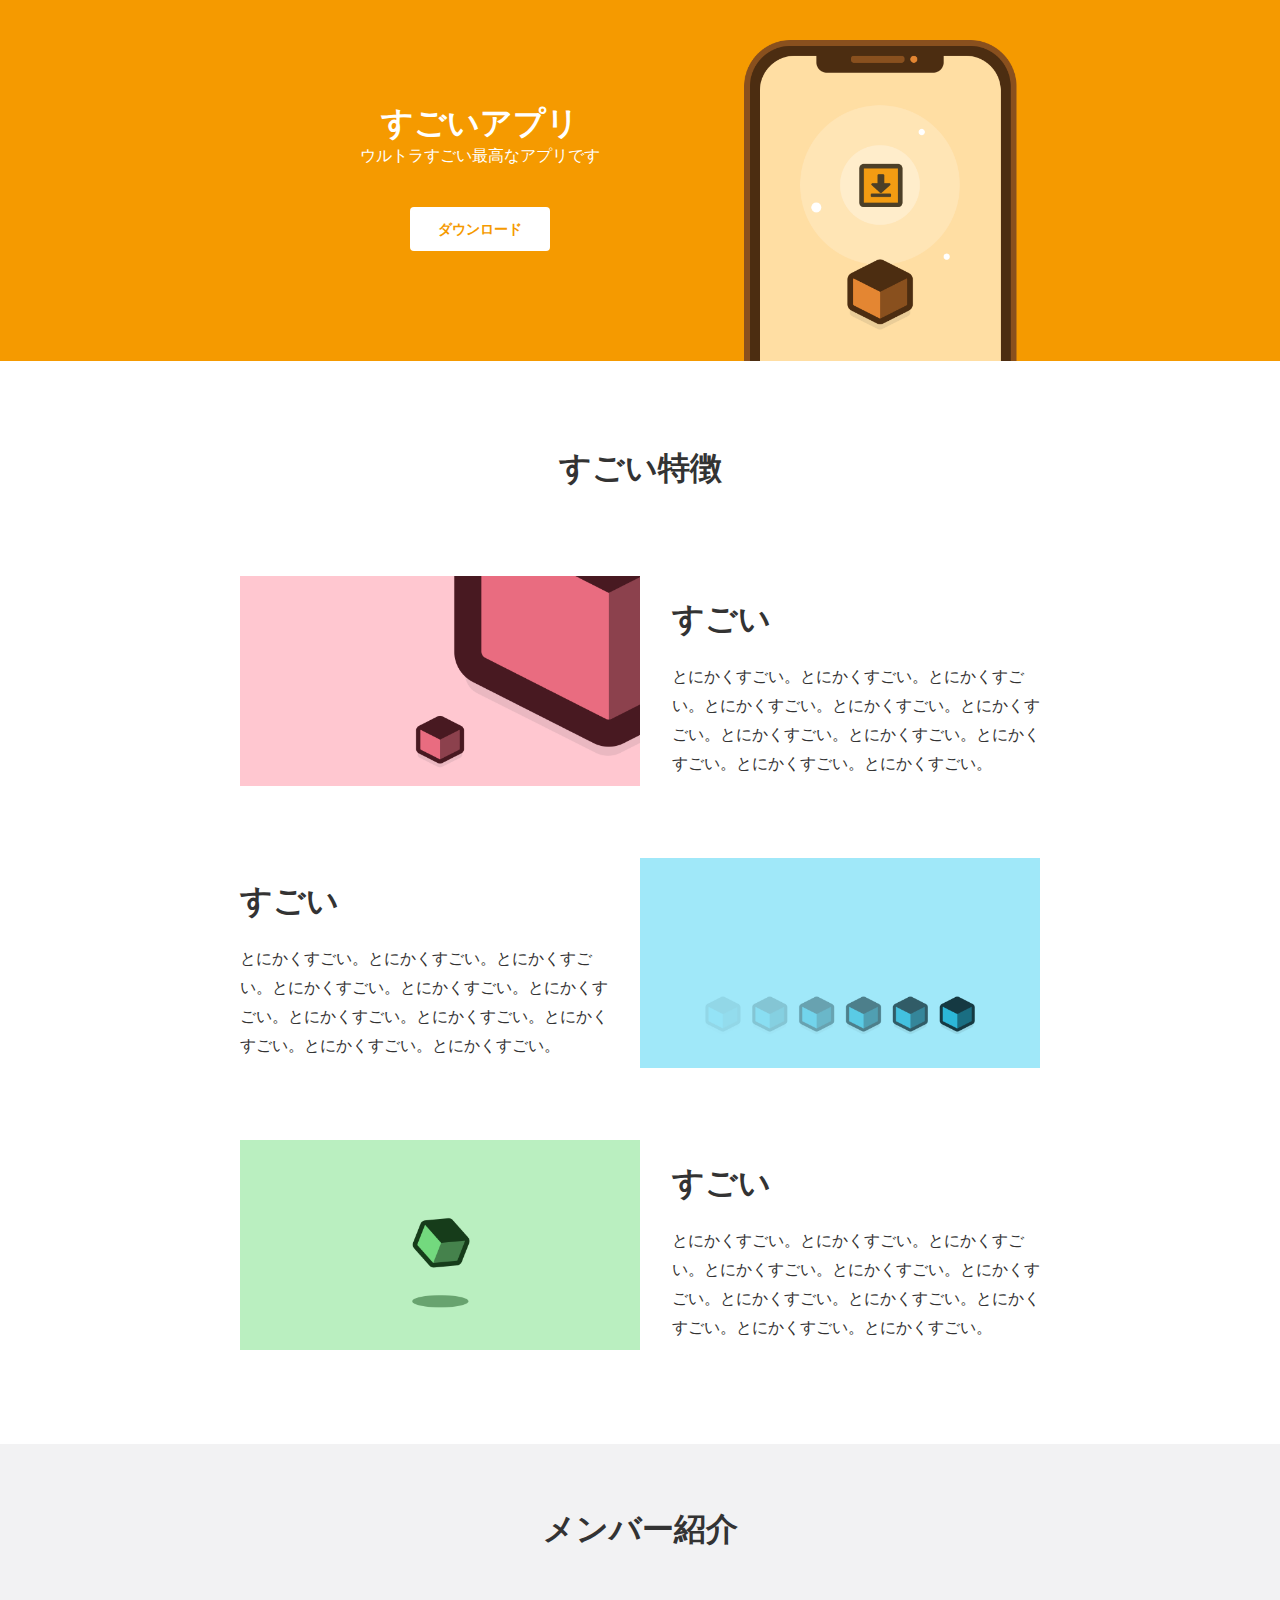
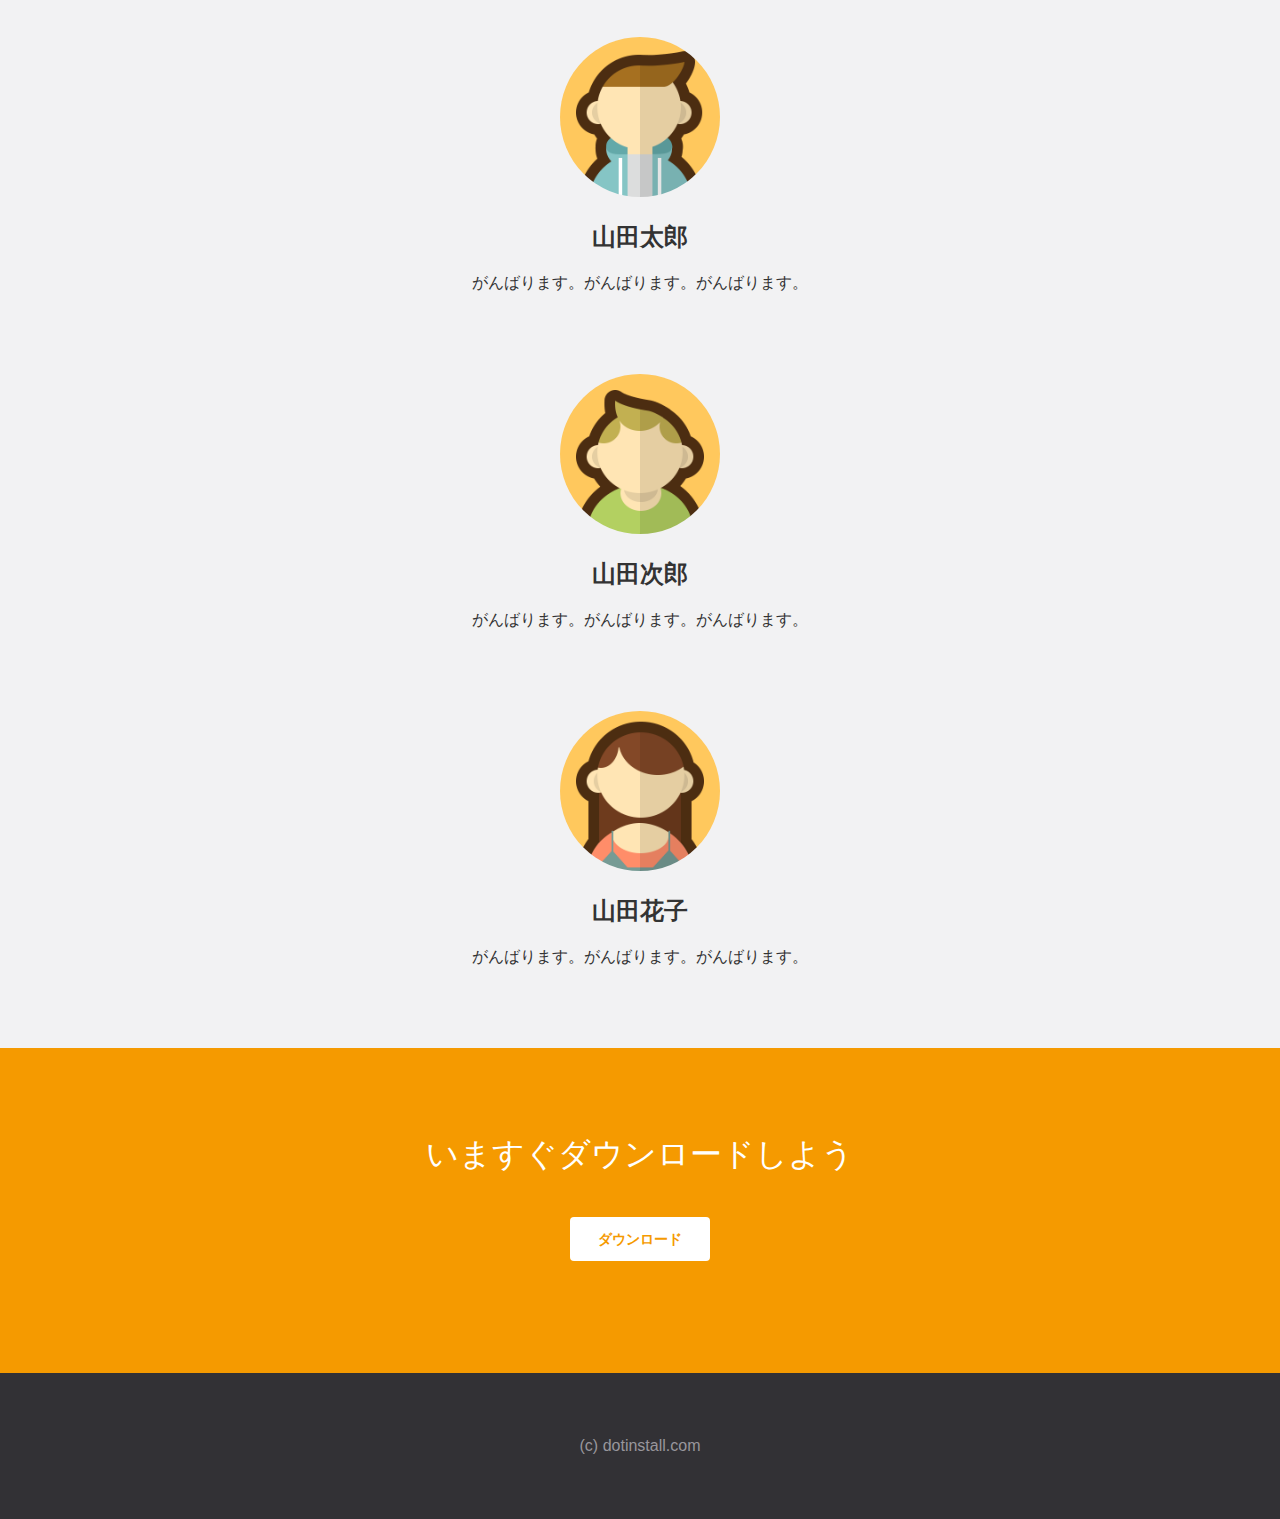
<file: MyAwesomeApp/index.html>
<!DOCTYPE html>
<html lang="ja">
  <head>
    <meta charset="utf-8">
    <title>すごいアプリ</title>
    <meta name="viewport" content="width=device-width, initial-scale=1">
    <link rel="stylesheet" href="css/style.css">
    <link rel="icon" href="favicon.ico">
    <meta name="description" content="アプリ紹介サービスのすごいアプリです">

  </head>
  <body>
    <header>
      <div class="container">
        <div class="info">
          <h1>すごいアプリ</h1>
          <p>ウルトラすごい最高なアプリです</p>
          <a href="" class="btn">ダウンロード</a>
        </div>
        <div class="pic">
          <img src="img/top.png" alt="ダウンロードのPICです">
        </div>
      </div>
    </header>

    <section class="features">
      <h1>すごい特徴</h1>

      <div class="container">
        <section>
          <div class="pic">
            <img src="img/feature1.png" alt="アプリ１の特徴です">
          </div>
          <div class="info">
            <h1>すごい</h1>
            <p>とにかくすごい。とにかくすごい。とにかくすごい。とにかくすごい。とにかくすごい。とにかくすごい。とにかくすごい。とにかくすごい。とにかくすごい。とにかくすごい。とにかくすごい。</p>
          </div>
        </section>

        <section>
          <div class="pic">
            <img src="img/feature2.png" alt="アプリ２の特徴です">
          </div>
          <div class="info">
            <h1>すごい</h1>
            <p>とにかくすごい。とにかくすごい。とにかくすごい。とにかくすごい。とにかくすごい。とにかくすごい。とにかくすごい。とにかくすごい。とにかくすごい。とにかくすごい。とにかくすごい。</p>
          </div>
        </section>

        <section>
          <div class="pic">
            <img src="img/feature3.png" alt="アプリ３の特徴です">
          </div>
          <div class="info">
            <h1>すごい</h1>
            <p>とにかくすごい。とにかくすごい。とにかくすごい。とにかくすごい。とにかくすごい。とにかくすごい。とにかくすごい。とにかくすごい。とにかくすごい。とにかくすごい。とにかくすごい。</p>
          </div>
        </section>
       
      </div>
        
    </section>

    <section class="members">
      <h1>メンバー紹介</h1>

      <ul>
        <li>
          <img src="img/member1.png" alt="メンバー１の紹介です。">
          <h2>山田太郎</h2>
          <p>がんばります。がんばります。がんばります。</p>
        </li>
        <li>
          <img src="img/member2.png" alt="メンバー２の紹介です。">
          <h2>山田次郎</h2>
          <p>がんばります。がんばります。がんばります。</p>
        </li>
        <li>
          <img src="img/member3.png" alt="メンバー３の紹介です。">
          <h2>山田花子</h2>
          <p>がんばります。がんばります。がんばります。</p>
        </li>
      </ul>

    </section>

    <section class="call-to-action">
      <h1>いますぐダウンロードしよう</h1>
      <a href="" class="btn">ダウンロード</a>
    </section>
    <footer>
      (c) dotinstall.com
    </footer>

  </body>

</html>
</file>
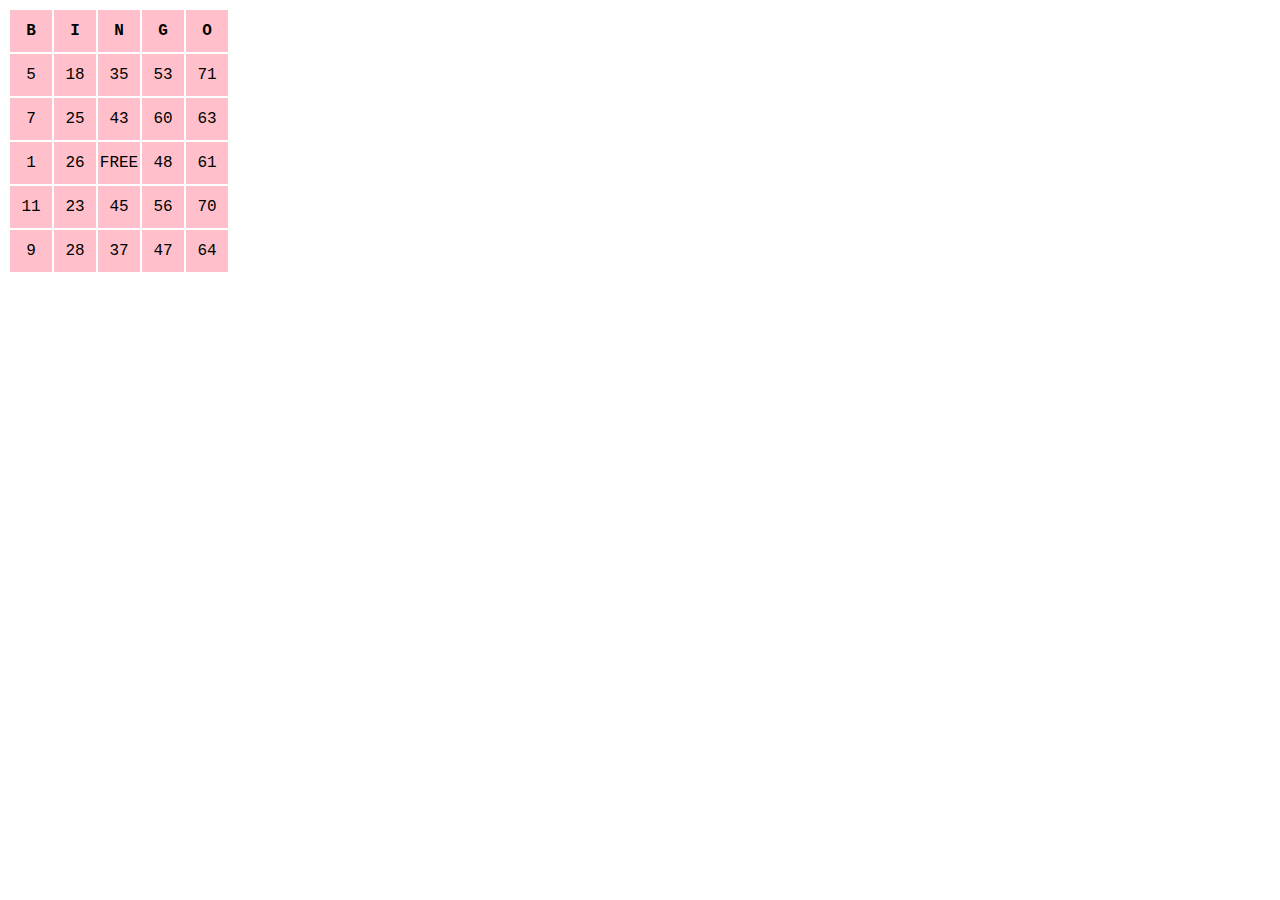
<file: MyBingo/index.html>
<!DOCTYPE html>
<html lang = "ja">
  <head>
    <meta charset = "utf-8">
    <title>My Bingo</title>
    <link rel= "stylesheet" href = "css/style.css">
  </head>
  <body>
    <table>
      <thead>
        <tr>
          <th>B</th>
          <th>I</th>
          <th>N</th>
          <th>G</th>
          <th>O</th>
        </tr>
      </thead>
      <tbody>
      </tbody>
    </table>

    <script src = "js/main.js"></script>
  </body>
</html>
</file>
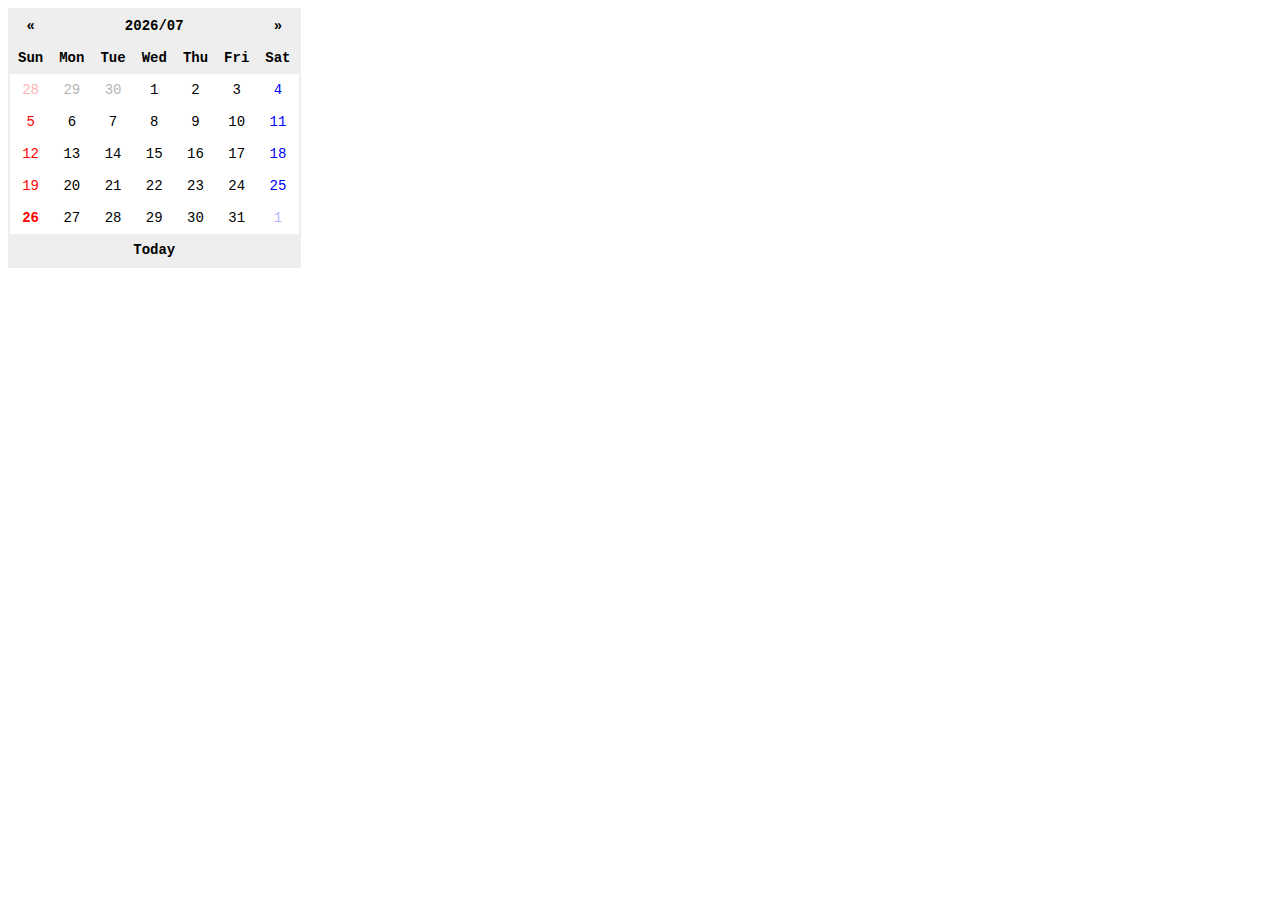
<file: MyCalendar/index.html>
<!DOCTYPE html>
<html lang="ja">
  <head>
    <meta charset="utf-8">
    <link href="css/style.css" rel="stylesheet">
    <title>My Calendar</title>
  </head>
  <body>
    <table>
      <thead>
        <tr>
          <th id="prev">&laquo;</th>
          <th id= "title" colspan="5"></th>
          <th id="next">&raquo;</th>
        </tr>
        <tr>
          <th>Sun</th>
          <th>Mon</th>
          <th>Tue</th>
          <th>Wed</th>
          <th>Thu</th>
          <th>Fri</th>
          <th>Sat</th>
        </tr>
      </thead>
      <tbody>
      </tbody>
      <tfoot>
        <tr><td id="today" colspan="7">Today</td></tr>
      </tfoot>
    </table>

    <script src = js/main.js></script>
  </body>

</html>
</file>
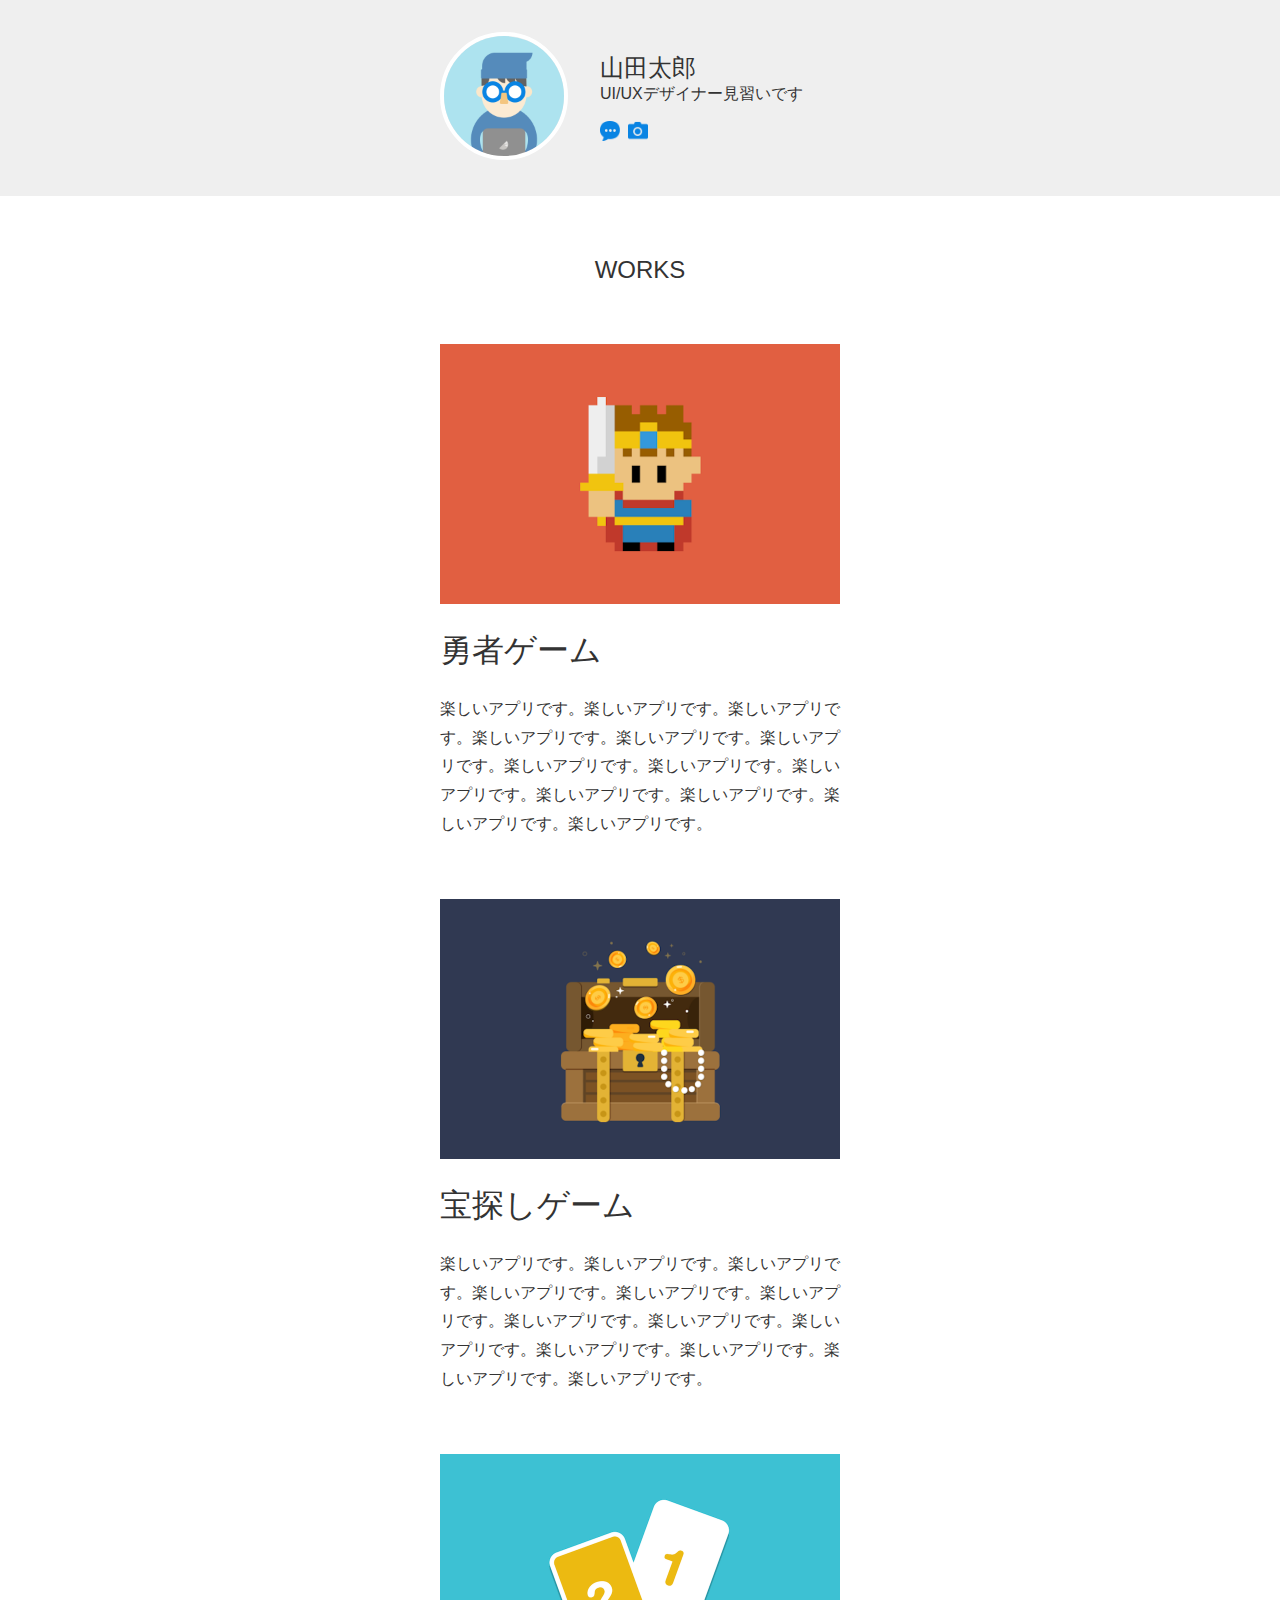
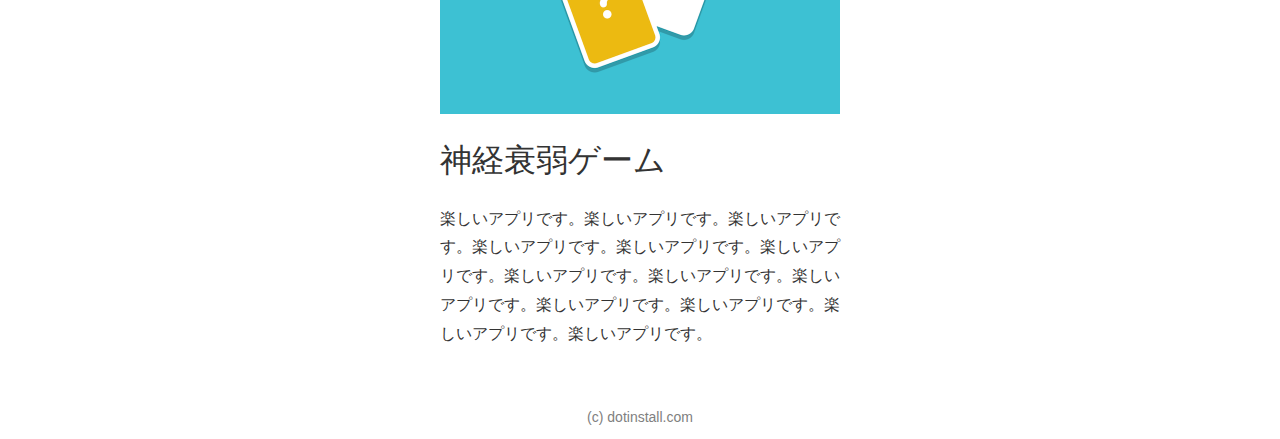
<file: MyPortfolio/index.html>
<!DOCTYPE html>
<html lang="ja">
  <head>
    <meta charset="utf-8">
    <title>太郎のポートフォリオサイト</title>
    <link rel="icon" href="favicon.ico">
    <meta name="description" content="太郎のポートフォリオサイトです。">
    <link rel="stylesheet" href="css/style.css">

  </head>
  <body>
    <header>
      <div class="container">
        <div class="icon">
          <img src="img/taro.png" width="120" height="120" alt="太郎のアイコンです">
        </div>
        <div class="info">
          <h1>山田太郎</h1>
          <p>UI/UXデザイナー見習いです</p>
          <ul>
            <li>
              <a href="https://dotinstall.com" target="_blank">
                <img src="img/blog.png" width="20" height="20" alt="ブログサイトへのリンク画像です">
              </a>
            </li>
            <li>
              <a href="https://dotinstall.com" target="_blank">
                <img src="img/photos.png" width="20" height="20" alt="写真サイトへのリンク画像です">
              </a>
            </li>
          </ul>
        </div>
      </div>
    </header>

    <section class="works">  
      <h1>WORKS</h1>
  
      <section>
        <img src="img/work1.png" width="400" height="260" alt="勇者ゲームの紹介画像">
        <h1>勇者ゲーム</h1>
        <p>楽しいアプリです。楽しいアプリです。楽しいアプリです。楽しいアプリです。楽しいアプリです。楽しいアプリです。楽しいアプリです。楽しいアプリです。楽しいアプリです。楽しいアプリです。楽しいアプリです。楽しいアプリです。楽しいアプリです。</p>
      </section>
  
      <section>
        <img src="img/work2.png" width="400" height="260" alt="宝探しゲームの紹介画像">
        <h1>宝探しゲーム</h1>
        <p>楽しいアプリです。楽しいアプリです。楽しいアプリです。楽しいアプリです。楽しいアプリです。楽しいアプリです。楽しいアプリです。楽しいアプリです。楽しいアプリです。楽しいアプリです。楽しいアプリです。楽しいアプリです。楽しいアプリです。</p>
      </section>
  
      <section>
        <img src="img/work3.png" width="400" height="260" alt="神経衰弱ゲームの紹介画像">
        <h1>神経衰弱ゲーム</h1>
        <p>楽しいアプリです。楽しいアプリです。楽しいアプリです。楽しいアプリです。楽しいアプリです。楽しいアプリです。楽しいアプリです。楽しいアプリです。楽しいアプリです。楽しいアプリです。楽しいアプリです。楽しいアプリです。楽しいアプリです。</p>
      </section>
    </section>

    <footer>
      <p>(c) dotinstall.com</p>
    </footer>
  </body>
</html>
</file>
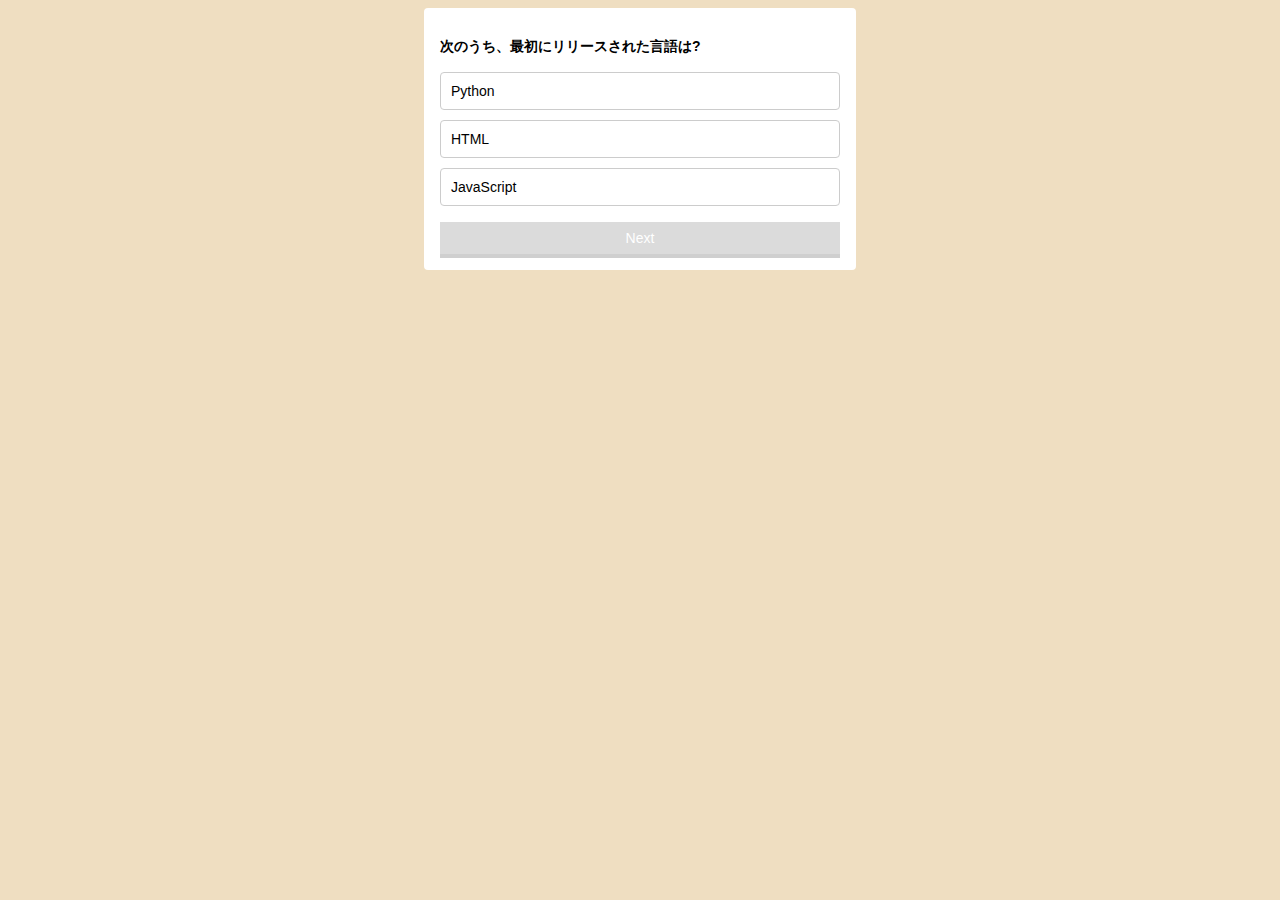
<file: MyQuizApp/index.html>
<!DOCTYPE html>
<html lang="ja">
  <head>
    <meta charset="utf-8">
    <title>MyQuiz</title>
    <link rel="stylesheet" href="css/style.css">
  </head>
  <body>
    <section class="container">
      <p id=question></p>
      <ul id="choices"></ul>
      <div id="btn" class="disabled">Next</div>

      <section id="result" class="hidden">
        <p></p>
        <a href="">Replay?</a>
      </section>
    </section>

    <script src="js/main.js"></script>
  </body>
</html>
</file>
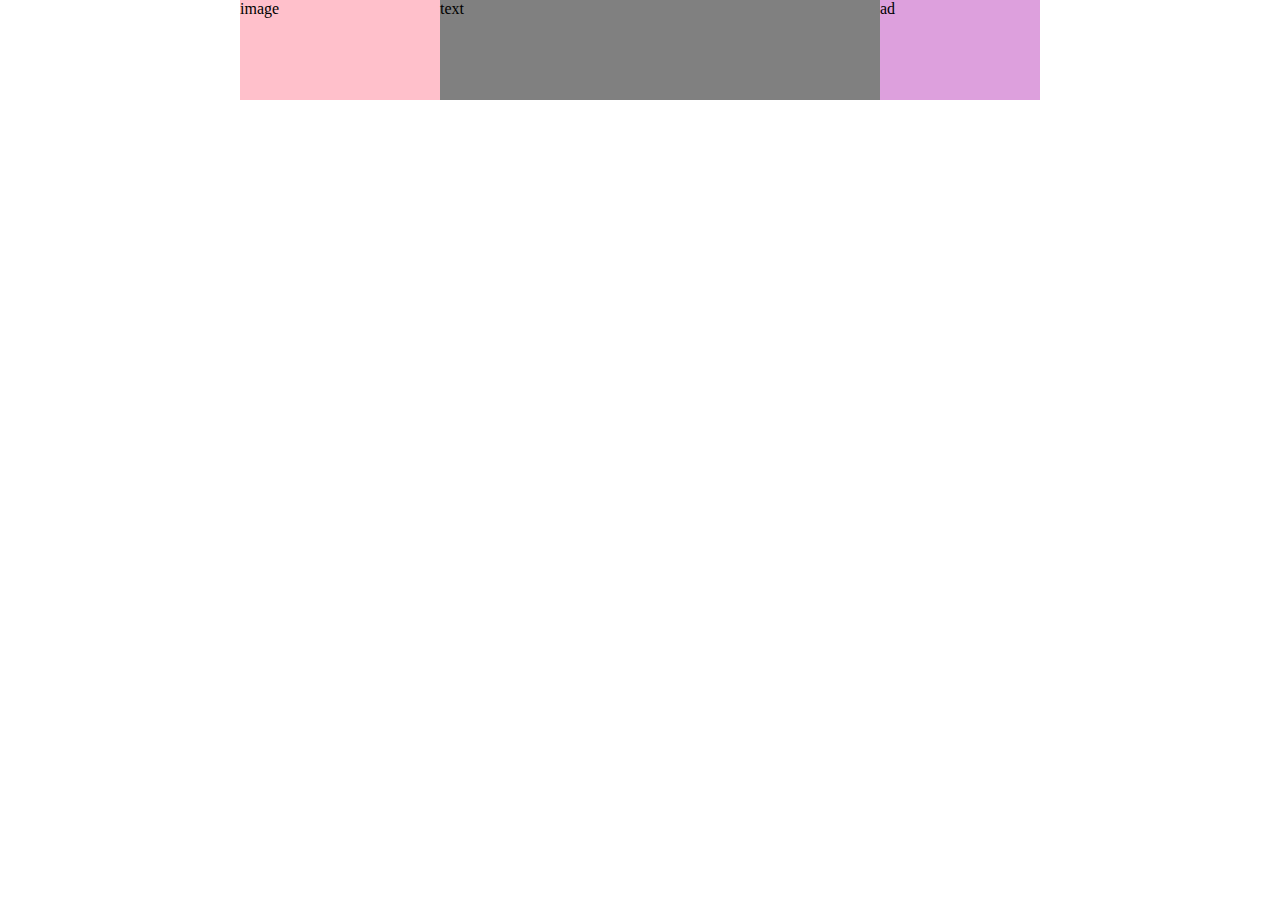
<file: MyRWD/index.html>
<!DOCTYPE html>
<html lang="ja">
  <head>
    <meta charset="utf-8">
    <meta name="viewport" content="width=device-width, initial-scale=1">
    <title>My Site</title>
    <link rel="stylesheet" href="css/style.css">
  </head>
  <body>
    <section>
      <div class="image">image</div>
      <div class="text">text</div>
      <aside>ad</aside>
    </section>
  </body>
</html>
</file>
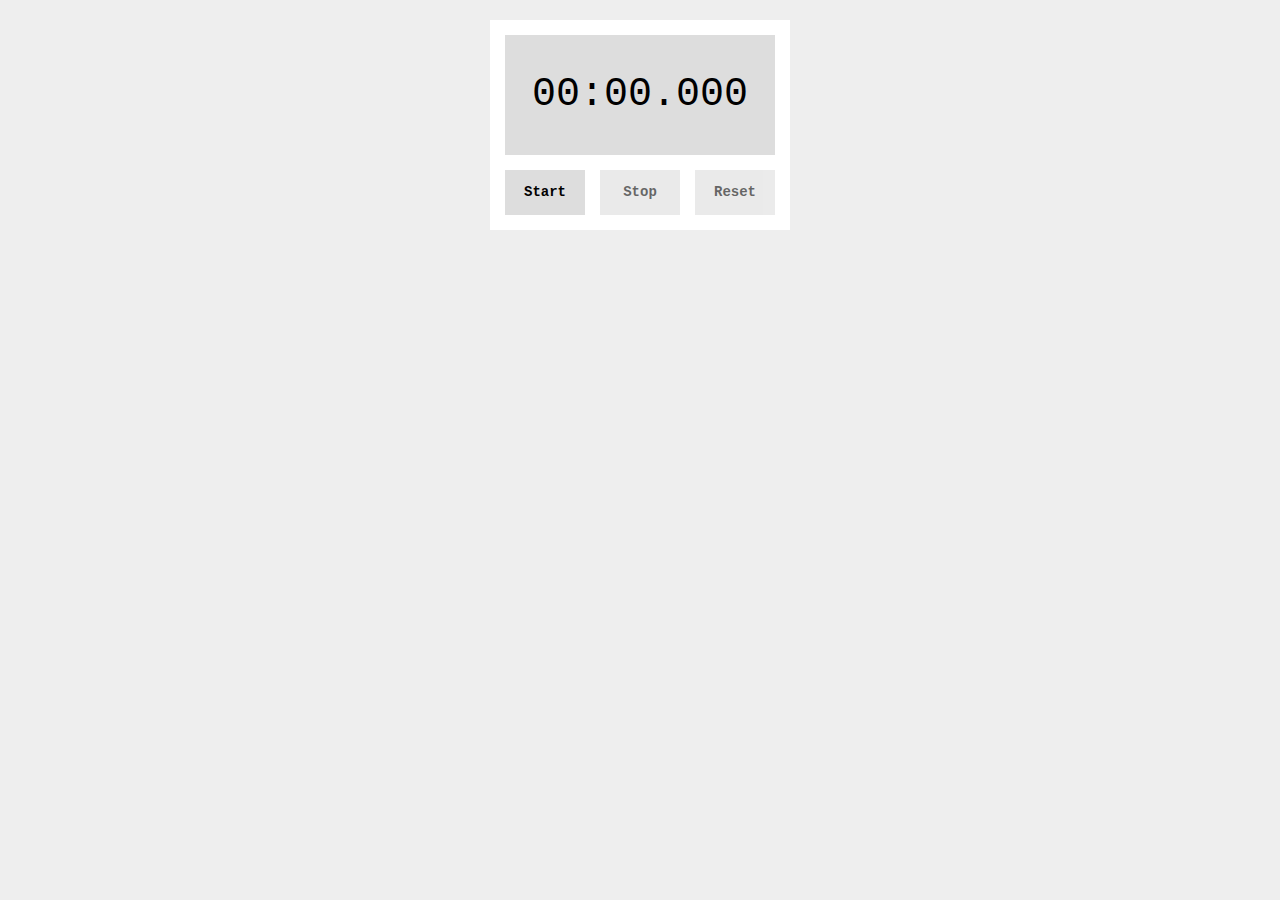
<file: MyStopwatch/index.html>
<!DOCTYPE html>
<html lang="ja">
  <head>
    <meta charset="utf-8">
    <title>MyStopwatch</title>
    <link href="css/style.css" rel="stylesheet">

  </head>
  <body>
  <div class="container">
    <div id="timer">00:00.000</div>
    <div class="controls">
      <div class="btn" id="start">Start</div>
      <div class="btn" id="stop">Stop</div>
      <div class="btn" id="reset">Reset</div>
    </div>
  </div>
  <script src="js/main.js"></script>
  </body>

</html>
</file>
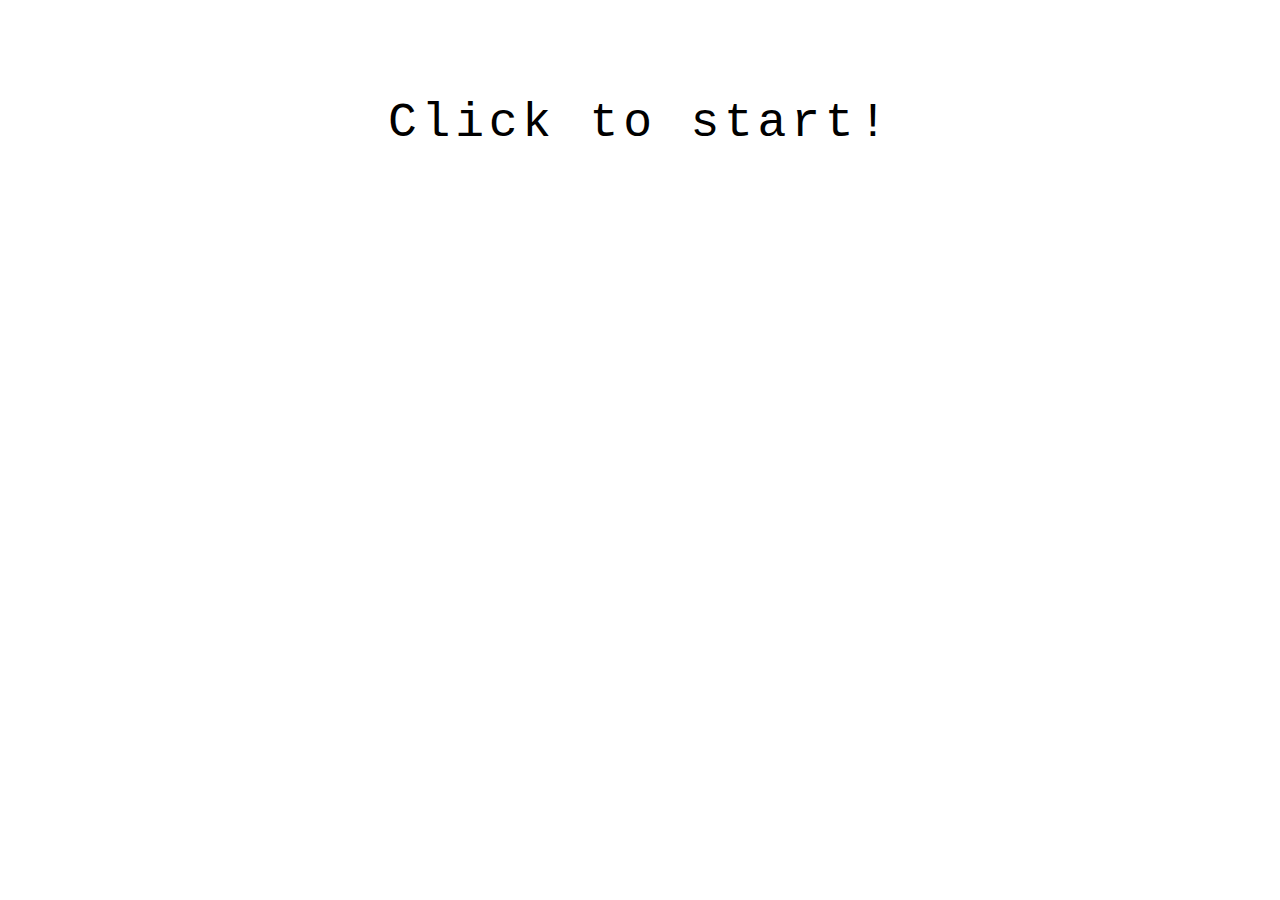
<file: MyTypingGame/index.html>
<!DOCTYPE html>
<html lang="ja">
  <head>
    <meta charset="utf-8">
    <title>MyTyping Game</title>
    <link href="css/style.css" rel="stylesheet">
  </head>
  <body>
    <p id="target">Click to start!</p>
    <p id="result"></p>

    <script src="js/main.js"></script>
  </body>

</html>
</file>
<file: MyAwesomeApp/css/style.css>
body {
  margin: 0;
  font-size: 16px;
  font-family: Verdana, sans-serif;
  color: #333
}

header {
  background: #f59a00;
  color: #fff;
  text-align: center;
  padding-top: 40px;

}

header h1,
header p {
  margin: 0;
}

header img {
  width: 280px;
  vertical-align: bottom;
}

.btn {
  text-decoration: none;
  background: #fff;
  color: #f59a00;
  display: block;
  width: 140px;
  line-height: 44px;
  margin: 40px auto 48px;
  font-size: 14px;
  font-weight: bold;
  border-radius: 4px;
}

.btn:hover {
  opacity: 0.7;
}

.features img {
  width: 100%;
}

.features > h1 {
  text-align: center;
  font-weight: nomal;
  padding: 64px 0;
}

.features .container {
  padding: 0 32px;
}

.features p {
  line-height: 1.8;
}

.features section {
  padding-bottom: 64px;
}

.members {
  background: #f2f2f3;
}
.members > h1 {
  text-align: center;
  font-weight: nomal;
  padding: 64px 0;
}

.members ul {
  list-style: none;
  text-align: center;
  margin: 0;
  padding: 0;
}

.members img {
  width: 160px;
  border-radius: 50%;
}

.members h1 {
  font-size: 20x;
}
.members li {
  padding-bottom: 64px;
}

.call-to-action {
  background: #f59a00;
  color: #fff;
  text-align: center;
  padding: 64px 0;
}

.call-to-action h1 {
  font-weight: normal;
}

call-to-action .btn {
  margin: 0 auto;
}

footer {
  padding: 64px 0;
  background: #323135;
  color: #98969c;
  text-align: center;
}

@media (min-width: 900px) {
  header .container {
    display: flex;
    width: 800px;
    margin: 0 auto;
  }
  header .info {
    width: 60%;
    align-self: center;
  }
  header .pic {
    width: 40%;
  }
  .features .container {
    width: 800px;
    margin: 0 auto;
  }
  .features section {
    display: flex;
    justify-content: space-between;
  }
  .features section:nth-child(even) {
    flex-direction: row-reverse;
  }
  .features .pic {
    width: 50%;
  }
  .features .info {
    width: calc(50% - 32px);
  }
  /* .members ul {
    width: 800px;
    display: flex;
    margin: 0 auto;
    justify-content: space-between;
  }
  .members li {
    width: 250px;
  } */

}
</file>
<file: MyBingo/css/style.css>
body {
  font-family: 'Courier New', monospace;
}
th, td {
  background: pink;
  width: 40px;
  height: 40px;
  text-align: center;
  line-height: 40px;
}
</file>
<file: MyCalendar/css/style.css>
body {
  font-family: 'Courier New', monospace;
  font-size: 14px;
}
table {
  border-collapse: collapse;
  border: 2px solid #eee;
}
thead,
tfoot {
  background: #eee;
}
th, td {
  padding: 8px;
  text-align: center;
}
tbody td:first-child {
  color: red;
}
tbody td:last-child {
  color: blue;
}
tfoot {
  font-weight: bold;
}
td.disabled {
  opacity: 0.3;
}
td.today {
  font-weight: bold;
}
#prev,
#next,
#today {
  cursor: pointer;
  user-select: none;
}
</file>
<file: MyPortfolio/css/style.css>
body {
  color: #333;
  font-family: Verdana, sans-serif;
  margin: 0px;
}

header {
  background-color: #efefef;
  padding-top: 32px;
  padding-bottom: 32px;
}

.container {
  /* background-color: pink; */
  width: 400px;
  margin-left: auto;
  margin-right: auto;
  display: flex;
  align-items: center;
  
}

.icon {
  /* background-color: skyblue; */
}

.icon img {
  border-radius: 50%;
  border-width: 4px;
  border-style: solid;
  border-color: white;
}

.info {
  /* background-color: tomato; */
  margin-left: 32px;
}

.info h1 {
  font-weight: normal;
  font-size: 24px;
  margin: 0;
}

.info p {
  margin: 0;
  margin-bottom: 16px;
}

.info ul {
  margin: 0;
  padding: 0;
  list-style-type: none;
  display: flex;
}

.info ul li {
  margin-right: 8px;
}

.works {
  width: 400px;
  margin-left: auto;
  margin-right: auto;
}

.works > h1 {
  font-weight: normal;
  font-size: 24px;
  text-align: center;
  margin-top: 60px;
  margin-bottom: 60px;
}

.works > section {
  margin-bottom: 60px;
}

.works > section > h1 {
  font-weight: normal;
}

.works p {
  line-height: 1.8;
}

footer p {
  text-align: center;
  font-size: 14px;
  color: gray;
}
</file>
<file: MyQuizApp/css/style.css>
body {
  background: #efdec1;
  font-size: 14px;
  font-family: Verdana, sans-serif;
}

.container {
  width: 400px;
  margin: 8px auto;
  background: #fff;
  border-radius: 4px;
  padding: 16px;
  position: relative;
}

#question {
  margin-bottom: 16px;
  font-weight: bold;
}

#choices {
  list-style: none;
  padding: 0;
  margin-bottom: 16px;
}

#choices > li {
  border: 1px solid #ccc;
  border-radius: 4px;
  padding: 10px;
  margin-bottom: 10px;
  cursor: pointer;
}

#choices > li:hover {
  background: #f8f8f8;
}

#choices > li.correct {
  background: #d4edda;
  border-color: #c3e6cb;
  color: #155724;
  font-weight: bold;
}

#choices > li.correct::after {
  content: '...correct!'
}

#choices > li.wrong {
  background: #f8d8da;
  border-color: #f5c6cb;
  color: #721c24;
  font-weight: bold;
}

#choices > li.wrong::after {
  content: '...wrong!'
}

#btn, #result > a {
  background: #3498db;
  padding: 8px;
  cursor: pointer;
  text-align: center;
  color: #fff;
  box-shadow: 0 4px 0 #2880b9;
}

#btn.disabled {
  background: #ccc;
  box-shadow: 0 4px 0 #bbb;
  opacity: 0.7;
}

#result {
  position: absolute;
  width: 300px;
  background: #fff;
  padding: 30px;
  box-shadow: 0 4px 8px rgba(0, 0, 0, 0.2);
  top: 50px;
  left: 0;
  right: 0;
  margin: 0 auto;
  border-radius: 4px;
  text-align: center;
  transition: 0.4s;
}

#result.hidden {
  transform: translateY(-500px);
}

#result > p {
  font-size: 24px;
}

#result > a {
  display: block;
  text-decoration: none;
}
</file>
<file: MyRWD/css/style.css>
/*common*/
/*small screen*/
body {
  margin: 0;
}

aside {
  display: none;
}

.image {
  background: pink;
  height: 100px;
}

.text {
  background: gray;
  height: 100px;
}

/*medium screen*/
@media (min-width: 600px) {
  section {
    display: flex;
  }
  .image {
    width: 200px;
  }
  .text {
    flex: 1;
  }
  
}

/*large screen*/
@media (min-width: 800px) {
  section {
    width: 800px;
    margin: 0 auto;
  }

  aside {
    display: block;
    background: plum;
    width: 160px;
  }

}
</file>
<file: MyStopwatch/css/style.css>
body {
  font-family: 'Courier New', monospace;
  font-size: 14px;
  background: #eee;
}

.container {
  margin: 20px auto;
  width: 270px;
  background: #fff;
  padding: 15px;
  text-align: center;
}

#timer {
  background: #ddd;
  height: 120px;
  line-height: 120px;
  font-size: 40px;
  margin-bottom: 15px;
}

.btn {
  width: 80px;
  height: 45px;
  line-height: 45px;
  background: #ddd;
  font-weight: bold;
  cursor: pointer;
  user-select: none;
}

.controls {
  display: flex;
  justify-content: space-between;
}

.inactive {
  opacity: 0.6;
}
</file>
<file: MyTypingGame/css/style.css>
body {
  padding-top: 40px;
  font-family: 'Courier New', monospace;
  text-align: center;
}

#target {
  font-size: 48px;
  letter-spacing: .1em;
}
</file>
